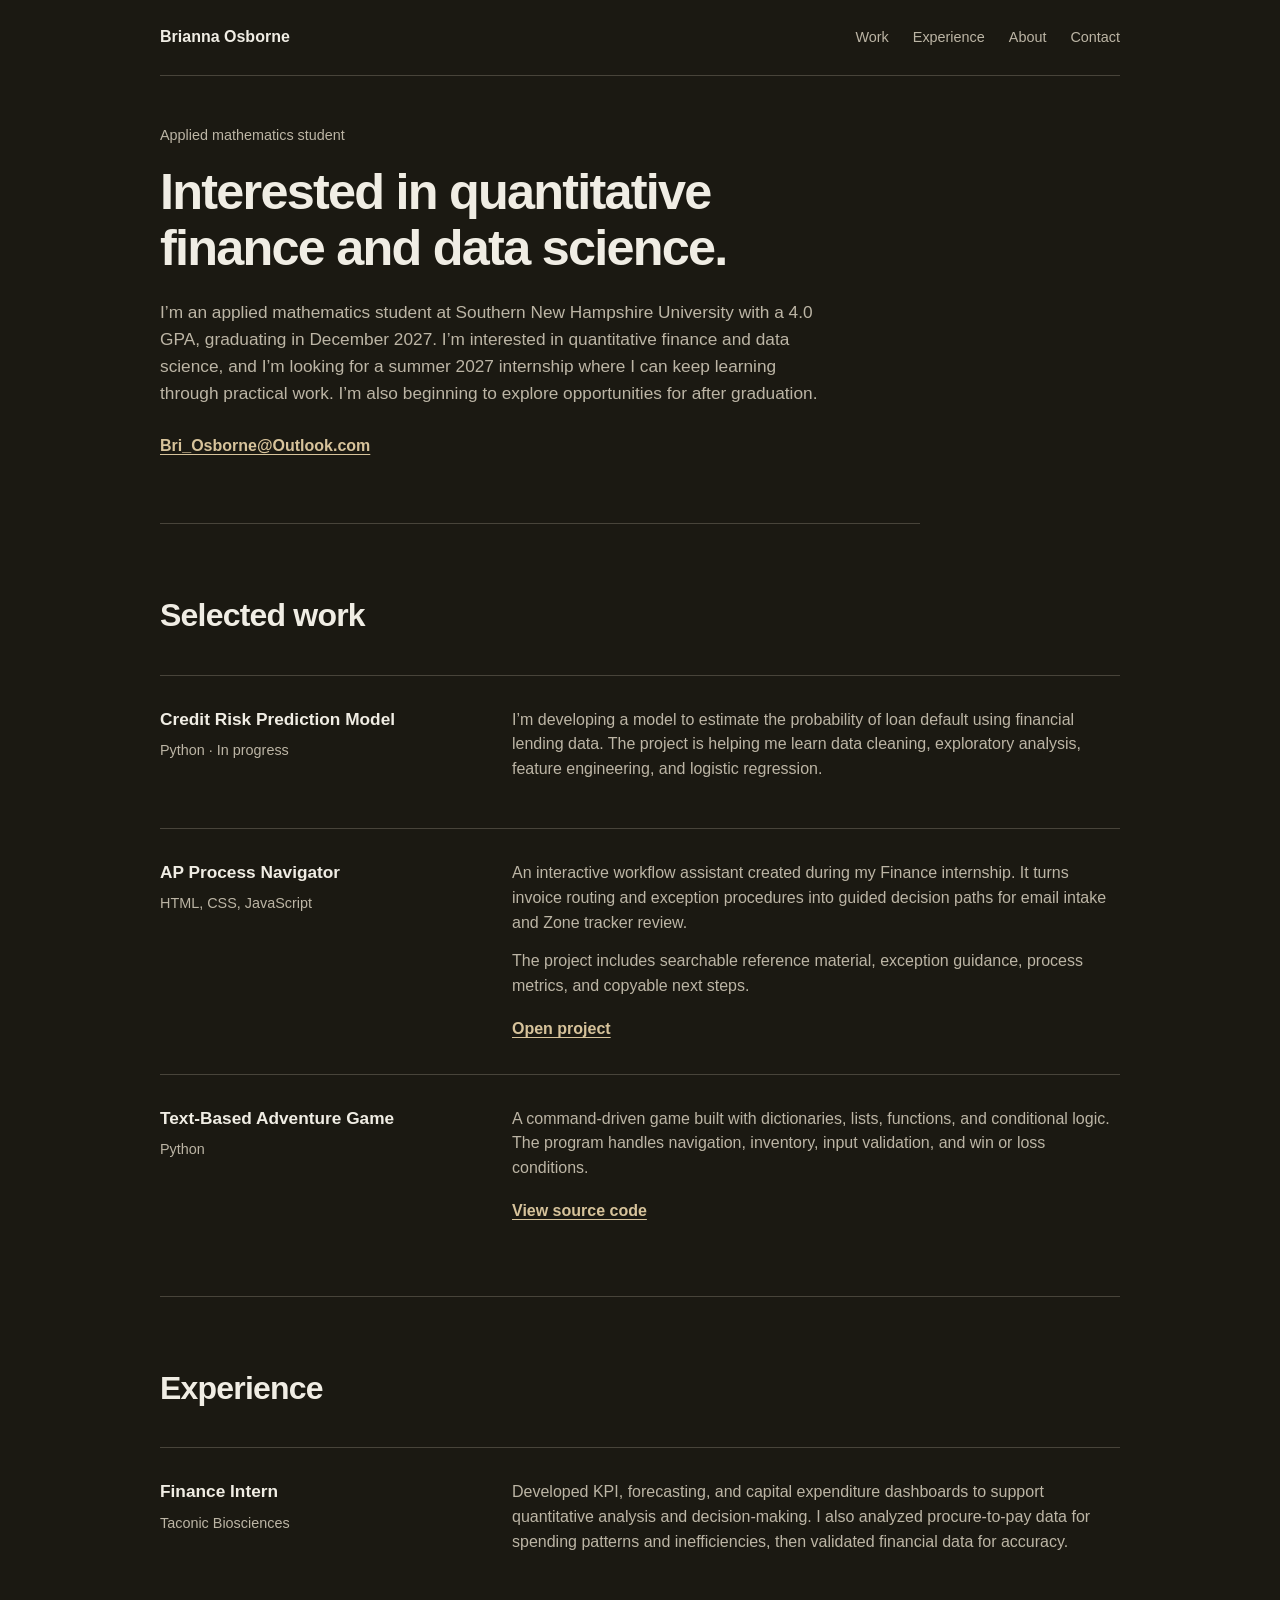
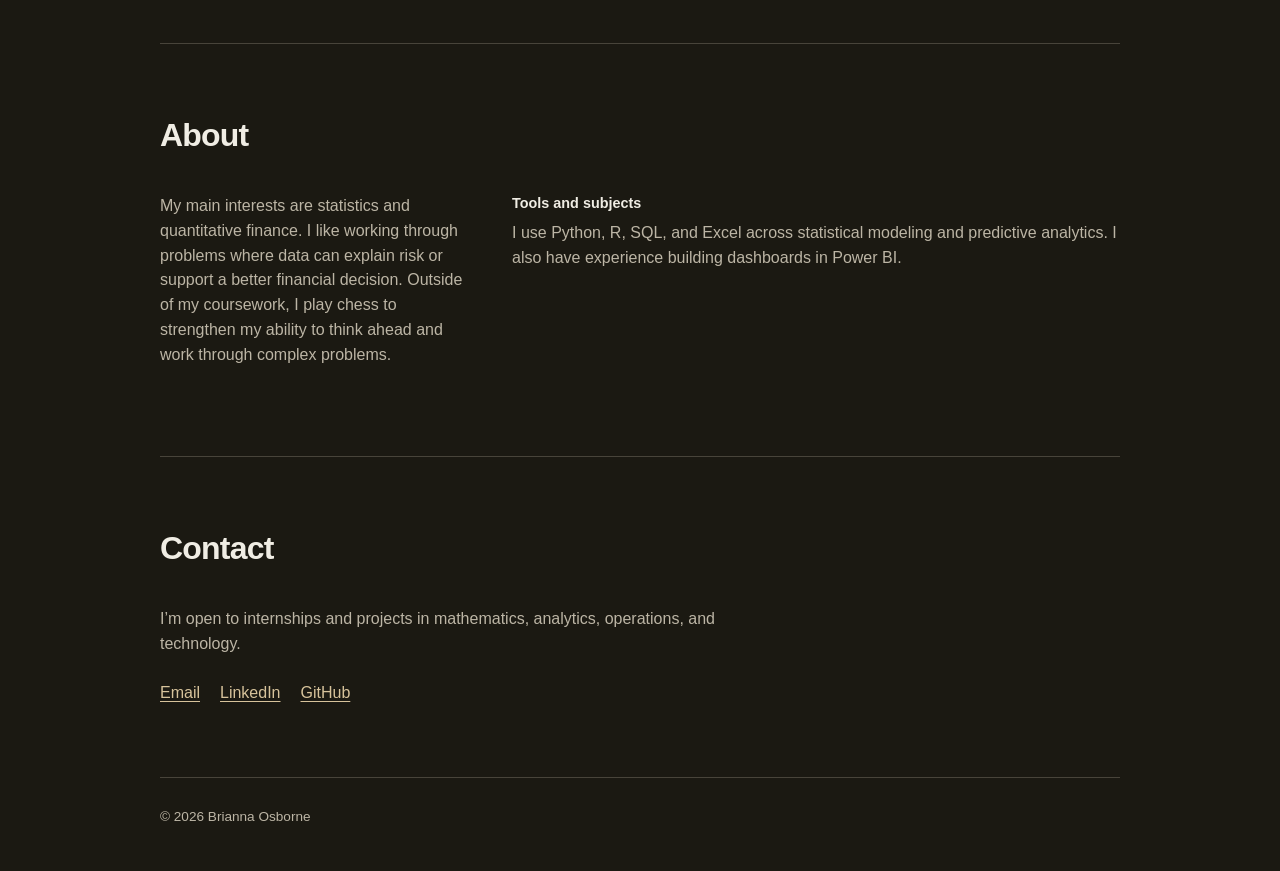
<file: index.html>
<!DOCTYPE html>
<html lang="en">
<head>
  <meta charset="utf-8">
  <meta name="viewport" content="width=device-width, initial-scale=1">
  <meta name="description" content="Brianna Osborne is a mathematics student interested in data analysis, operations, and technology.">
  <title>Brianna Osborne</title>
  <link rel="stylesheet" href="style.css?v=20260904-4">
</head>
<body>
  <header class="site-header">
    <a class="name" href="#top">Brianna Osborne</a>
    <nav aria-label="Primary navigation">
      <a href="#work">Work</a>
      <a href="#experience">Experience</a>
      <a href="#about">About</a>
      <a href="#contact">Contact</a>
    </nav>
  </header>

  <main id="top">
    <section class="intro" aria-labelledby="intro-title">
      <p class="role">Applied mathematics student</p>
      <h1 id="intro-title">Interested in quantitative finance and data science.</h1>
      <p class="lede">I’m an applied mathematics student at Southern New Hampshire University with a 4.0 GPA, graduating in December 2027. I’m interested in quantitative finance and data science, and I’m looking for a summer 2027 internship where I can keep learning through practical work. I’m also beginning to explore opportunities for after graduation.</p>
      <a class="contact-link" href="mailto:Bri_Osborne@Outlook.com">Bri_Osborne@Outlook.com</a>
    </section>

    <section id="work" aria-labelledby="work-title">
      <h2 id="work-title">Selected work</h2>

      <article class="project">
        <div class="project-heading">
          <h3>Credit Risk Prediction Model</h3>
          <p>Python · In progress</p>
        </div>
        <div class="project-body">
          <p>I’m developing a model to estimate the probability of loan default using financial lending data. The project is helping me learn data cleaning, exploratory analysis, feature engineering, and logistic regression.</p>
        </div>
      </article>

      <article class="project">
        <div class="project-heading">
          <h3>AP Process Navigator</h3>
          <p>HTML, CSS, JavaScript</p>
        </div>
        <div class="project-body">
          <p>An interactive workflow assistant created during my Finance internship. It turns invoice routing and exception procedures into guided decision paths for email intake and Zone tracker review.</p>
          <p>The project includes searchable reference material, exception guidance, process metrics, and copyable next steps.</p>
          <a href="projects/ap-process-navigator/index.html">Open project</a>
        </div>
      </article>

      <article class="project">
        <div class="project-heading">
          <h3>Text-Based Adventure Game</h3>
          <p>Python</p>
        </div>
        <div class="project-body">
          <p>A command-driven game built with dictionaries, lists, functions, and conditional logic. The program handles navigation, inventory, input validation, and win or loss conditions.</p>
          <a href="projects/TextBasedGame.py">View source code</a>
        </div>
      </article>
    </section>

    <section id="experience" aria-labelledby="experience-title">
      <h2 id="experience-title">Experience</h2>
      <article class="experience">
        <div>
          <h3>Finance Intern</h3>
          <p>Taconic Biosciences</p>
        </div>
        <p>Developed KPI, forecasting, and capital expenditure dashboards to support quantitative analysis and decision-making. I also analyzed procure-to-pay data for spending patterns and inefficiencies, then validated financial data for accuracy.</p>
      </article>
    </section>

    <section id="about" aria-labelledby="about-title">
      <h2 id="about-title">About</h2>
      <div class="about-grid">
        <p>My main interests are statistics and quantitative finance. I like working through problems where data can explain risk or support a better financial decision. Outside of my coursework, I play chess to strengthen my ability to think ahead and work through complex problems.</p>
        <div>
          <h3>Tools and subjects</h3>
          <p>I use Python, R, SQL, and Excel across statistical modeling and predictive analytics. I also have experience building dashboards in Power BI.</p>
        </div>
      </div>
    </section>

    <section id="contact" class="contact" aria-labelledby="contact-title">
      <h2 id="contact-title">Contact</h2>
      <p>I’m open to internships and projects in mathematics, analytics, operations, and technology.</p>
      <div class="links">
        <a href="mailto:Bri_Osborne@Outlook.com">Email</a>
        <a href="https://www.linkedin.com/in/briannaosborne/">LinkedIn</a>
        <a href="https://github.com/BriOsborne">GitHub</a>
      </div>
    </section>
  </main>

  <footer>
    <p>© 2026 Brianna Osborne</p>
  </footer>
</body>
</html>
</file>
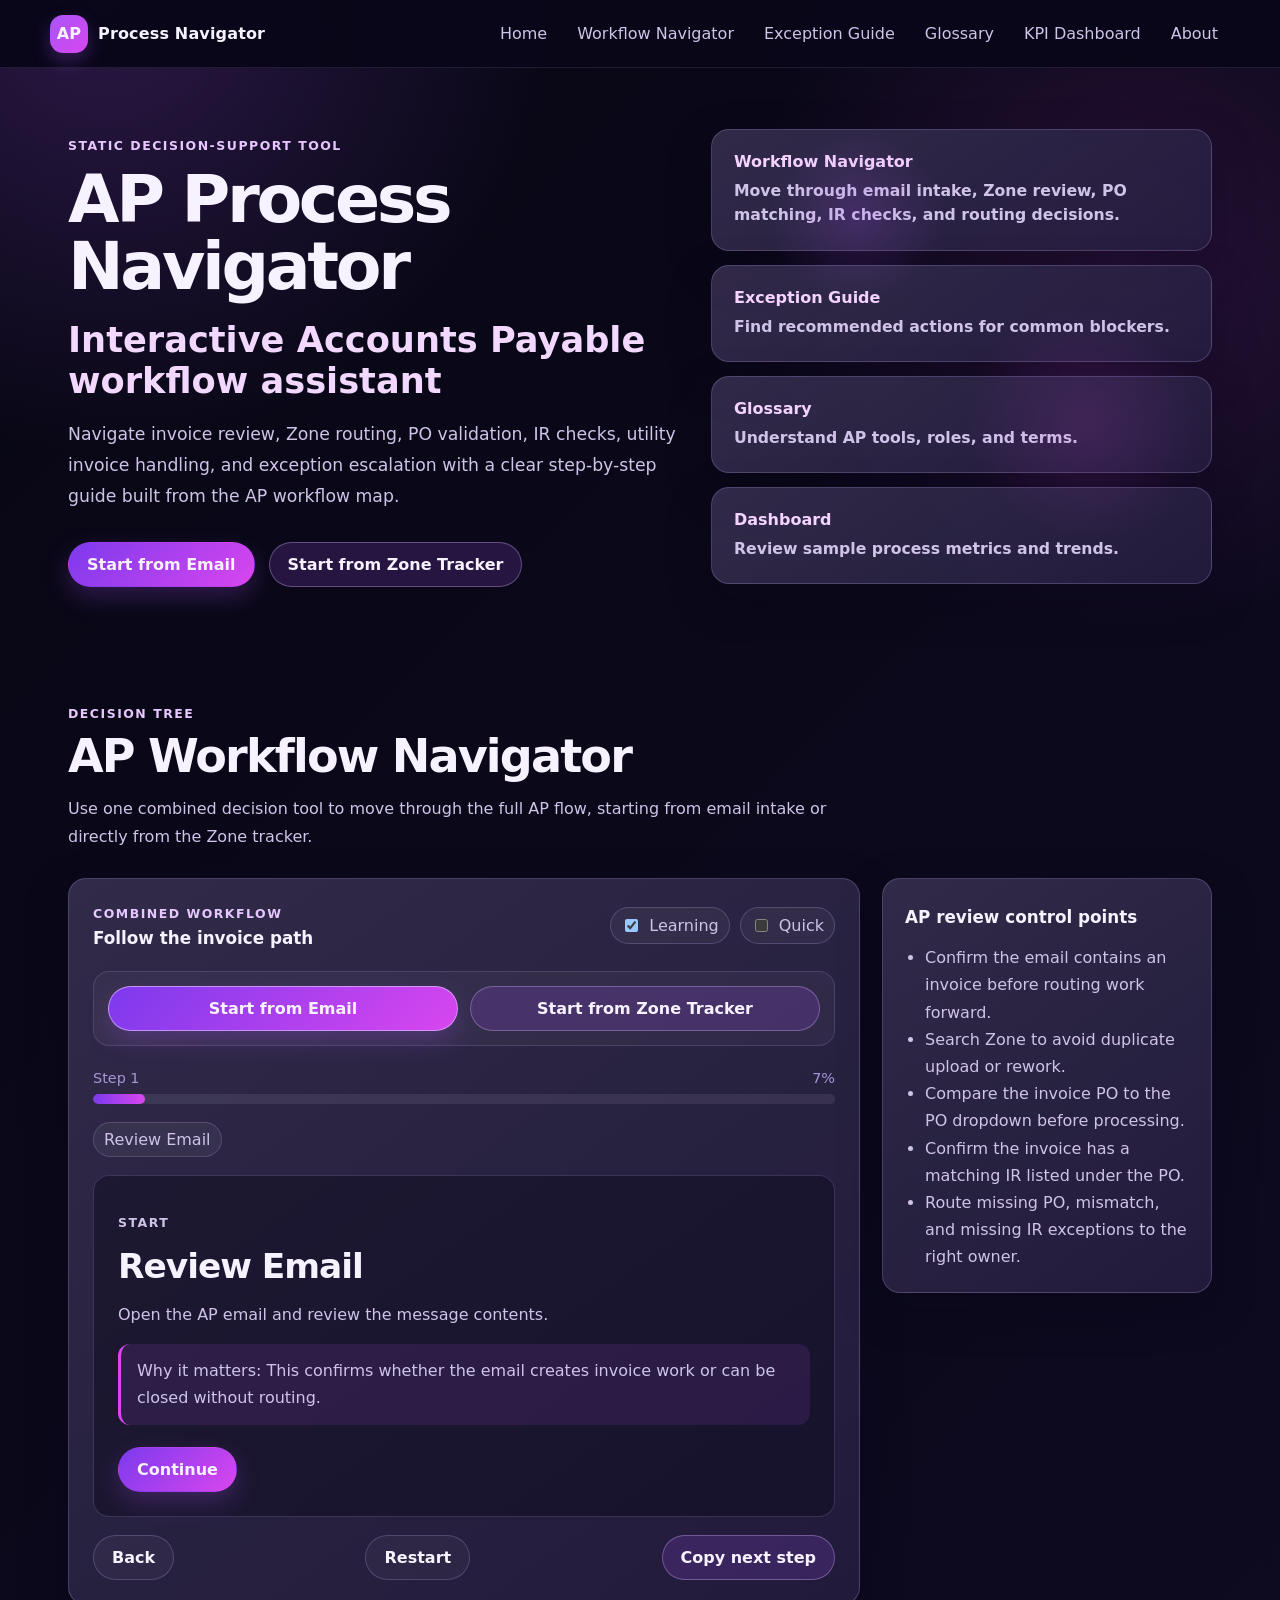
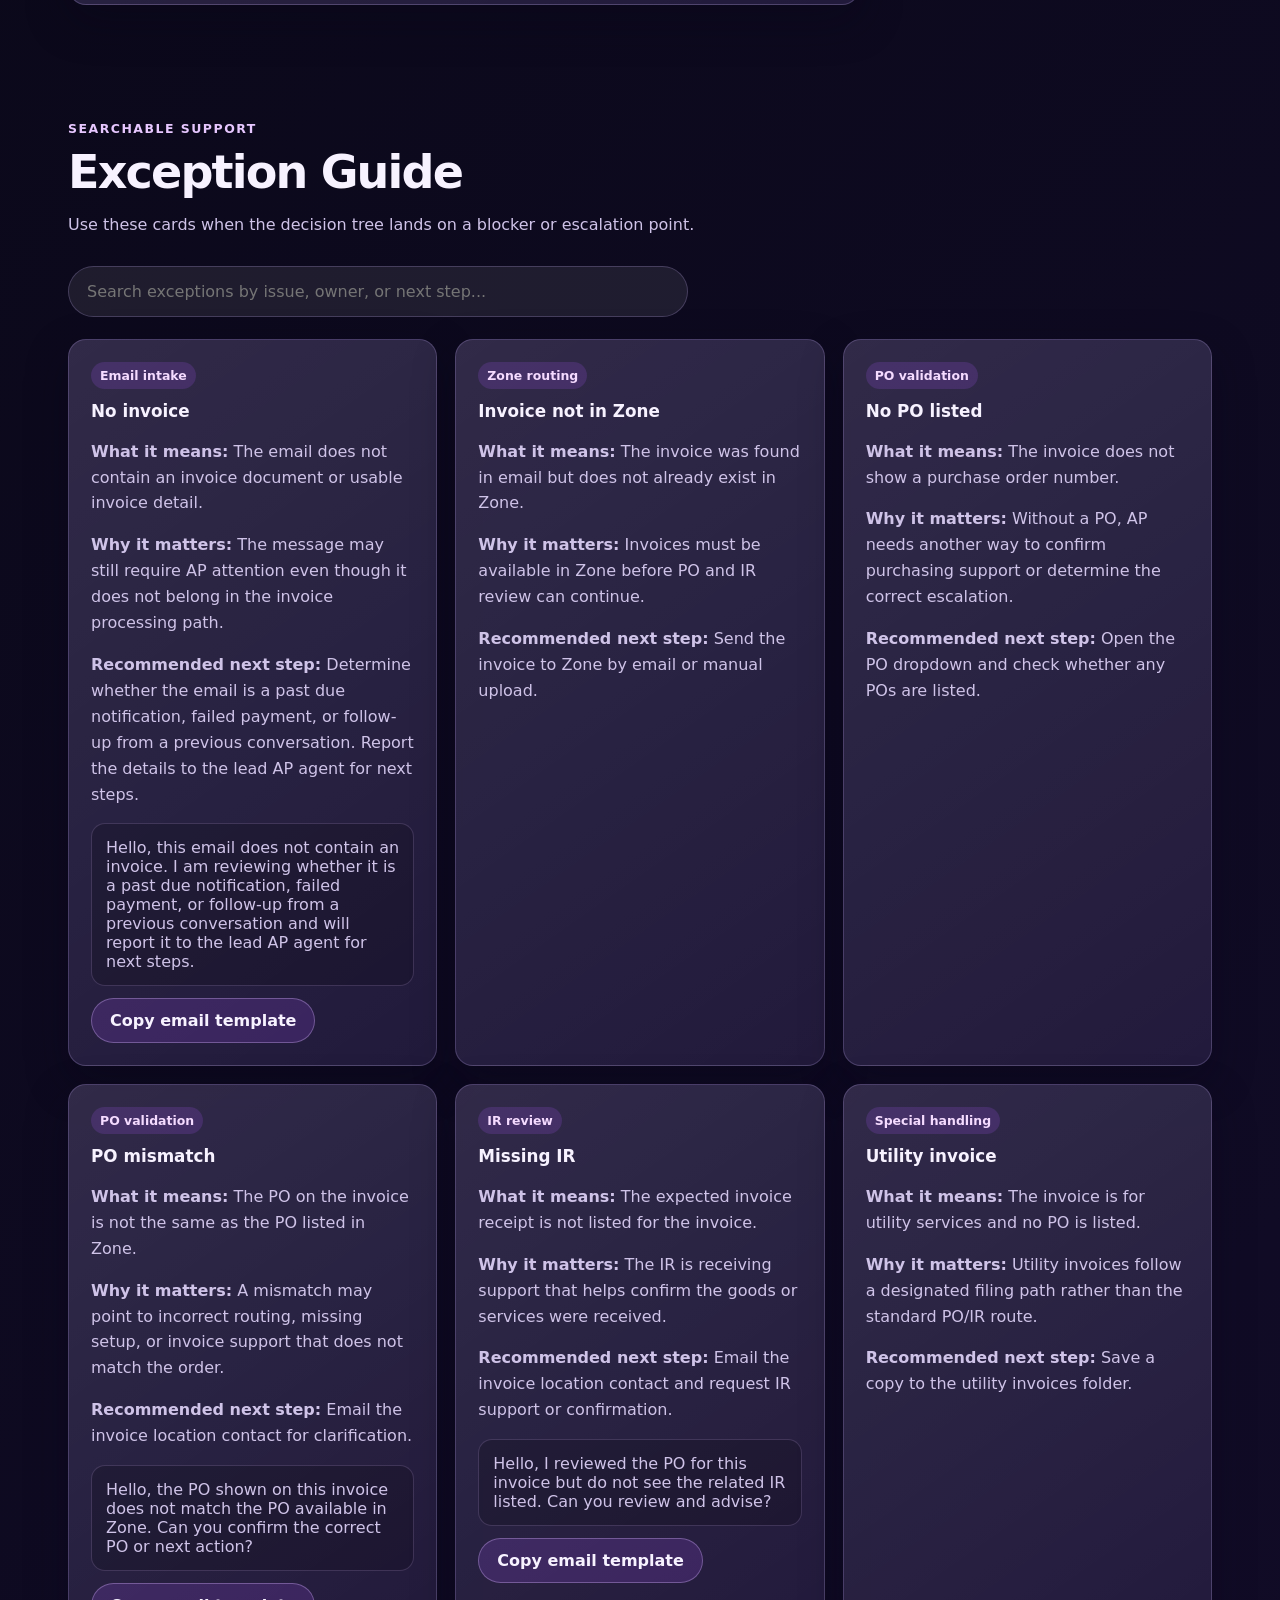
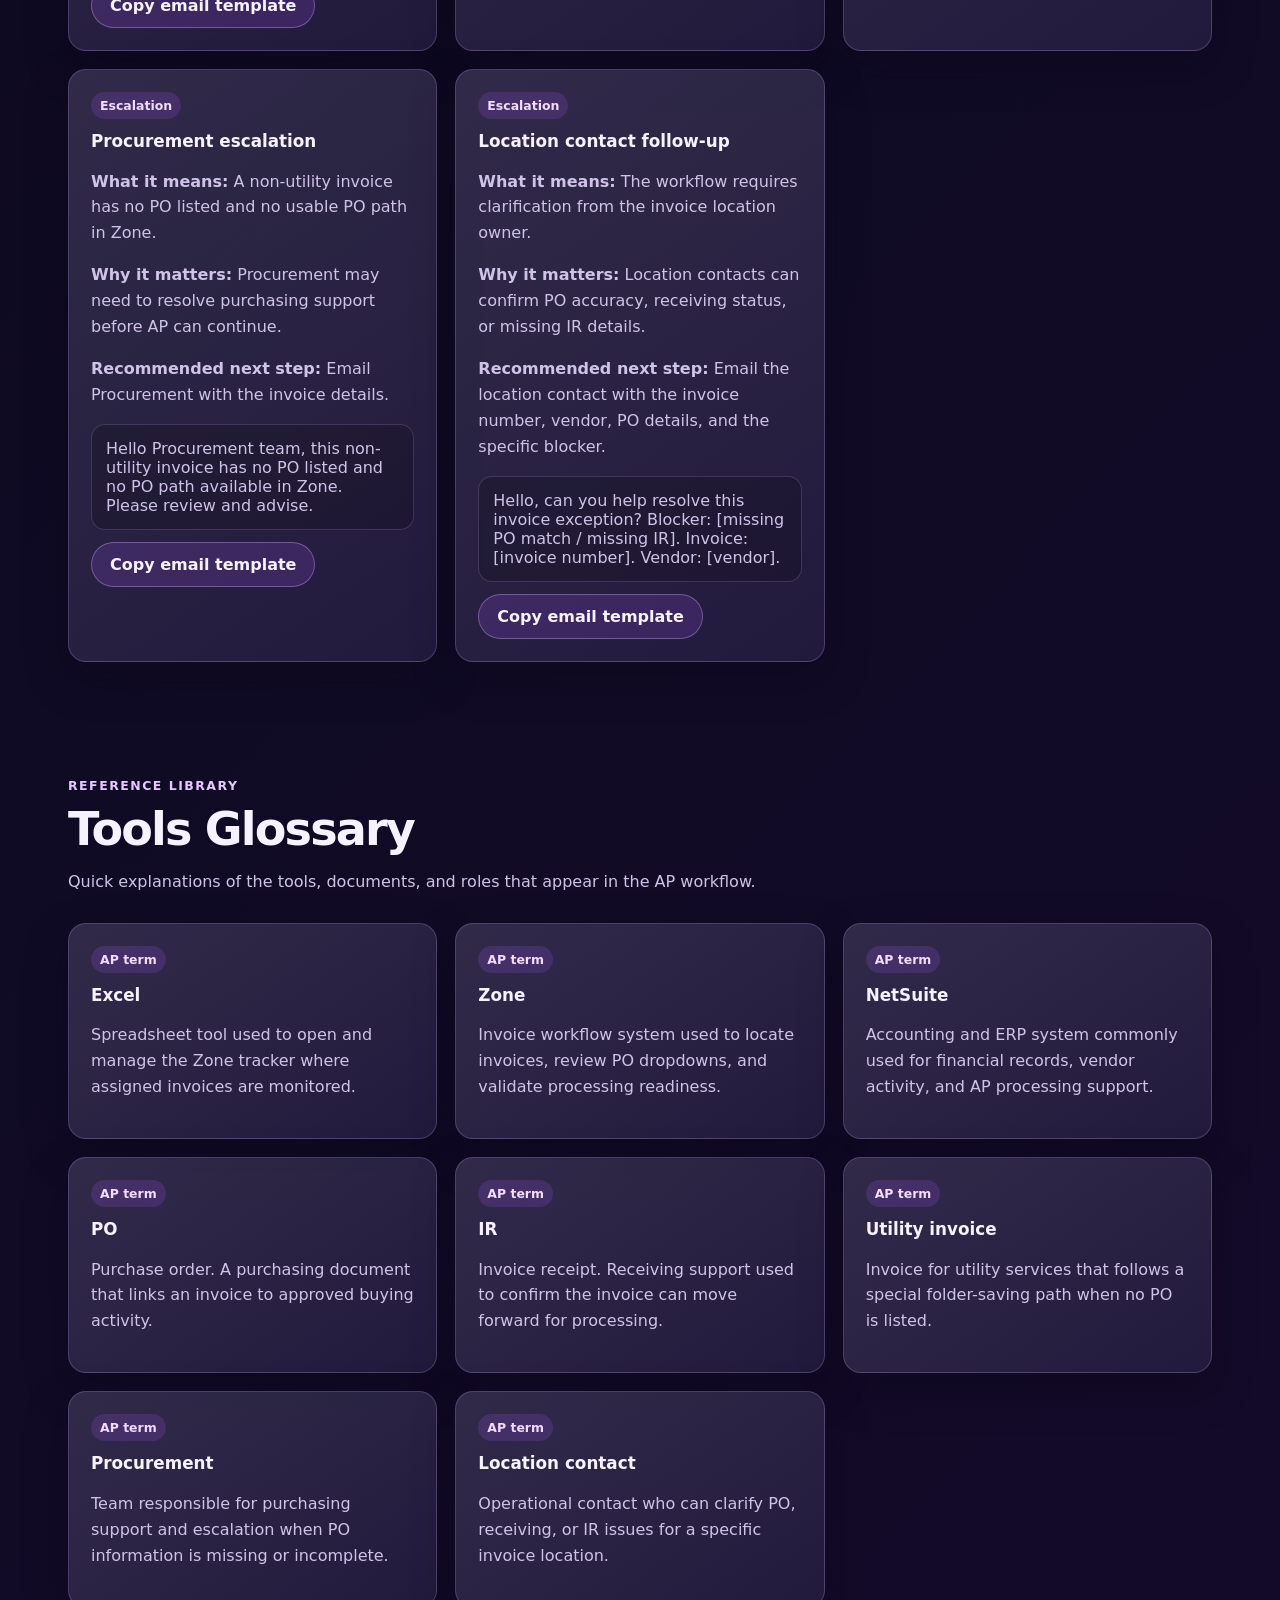
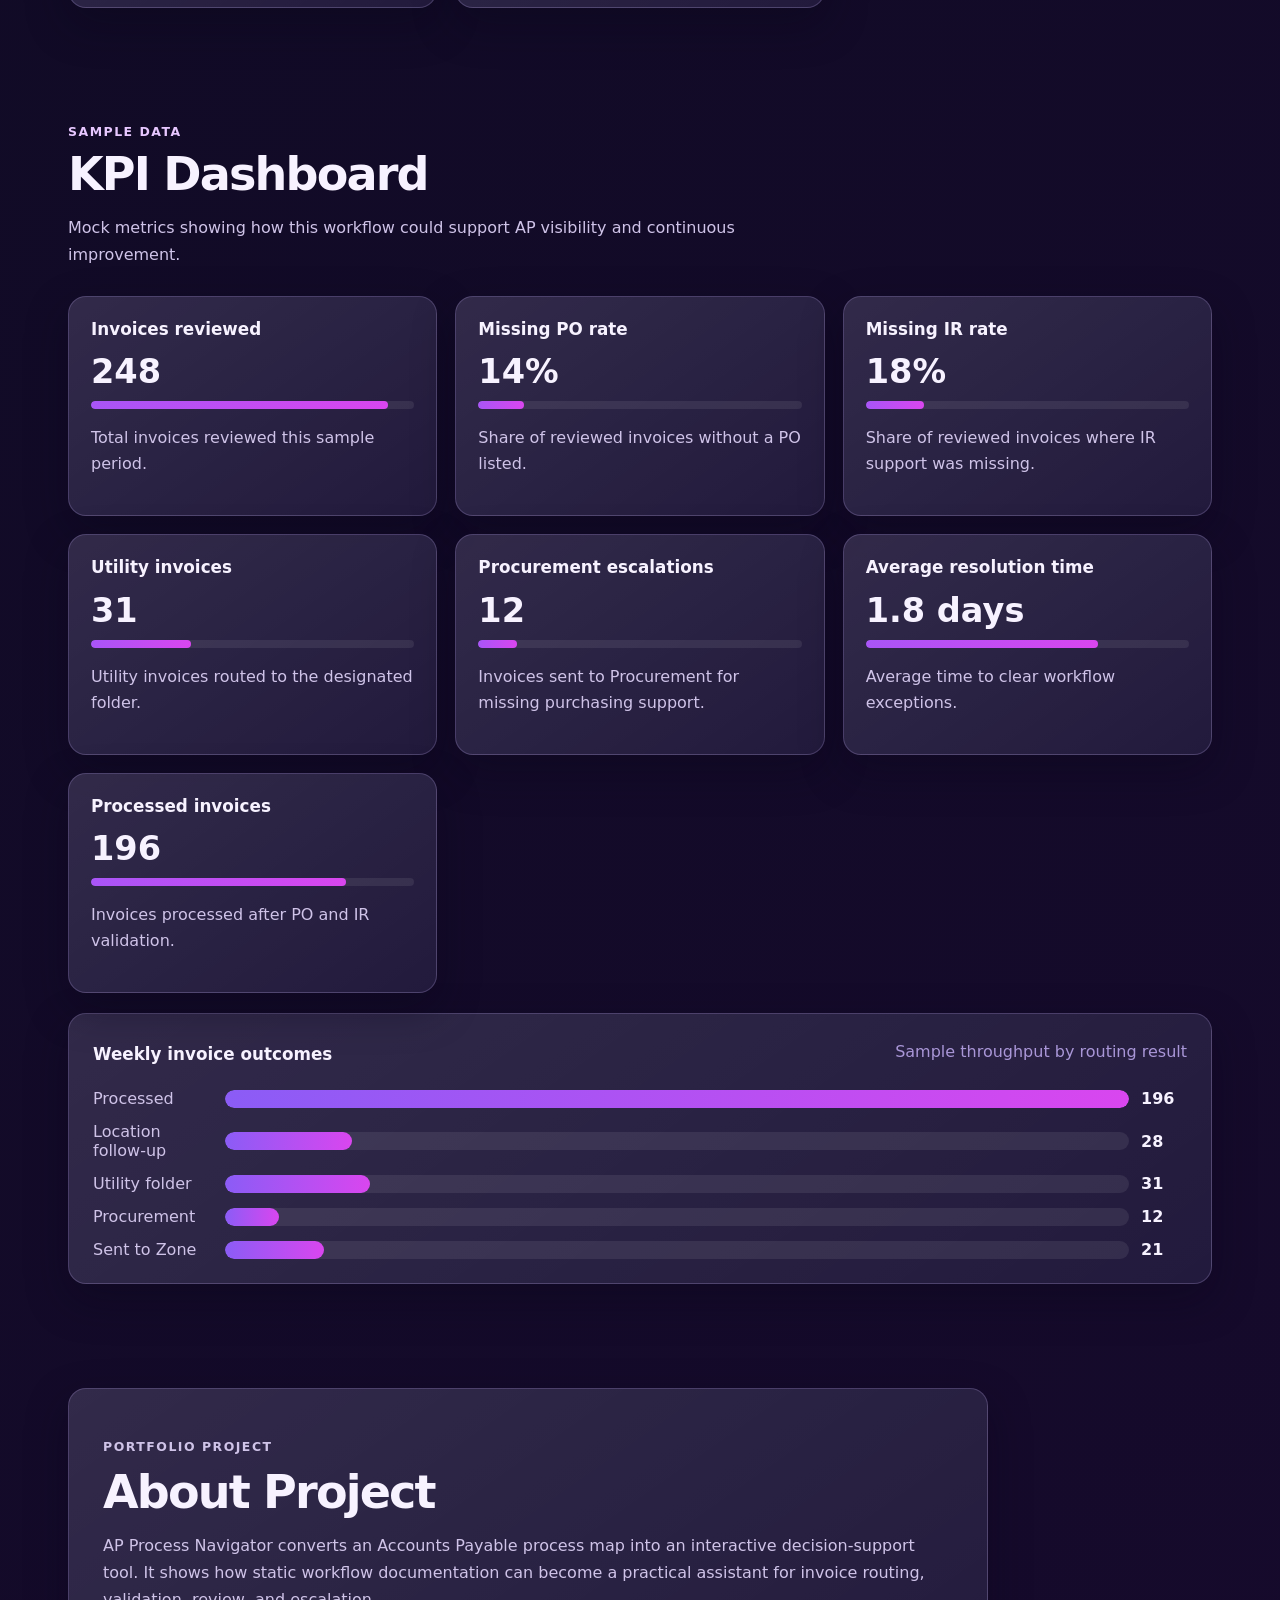
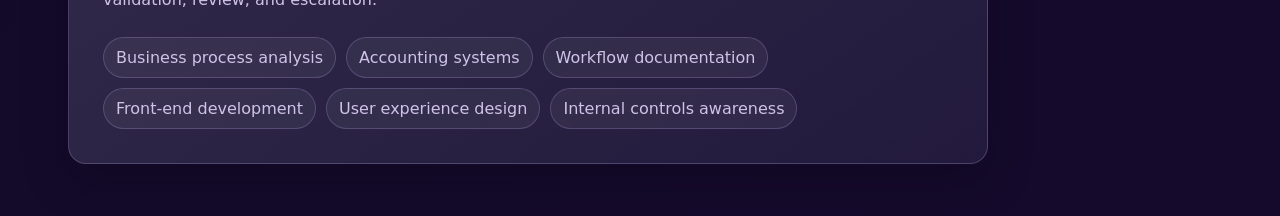
<file: projects/ap-process-navigator/index.html>
<!DOCTYPE html>
<html lang="en">
  <head>
    <meta charset="UTF-8" />
    <meta name="viewport" content="width=device-width, initial-scale=1.0" />
    <title>AP Process Navigator</title>
    <link rel="stylesheet" href="styles.css" />
  </head>
  <body>
    <header class="site-header">
      <nav class="nav-shell" aria-label="Primary navigation">
        <a class="brand" href="#home" aria-label="AP Process Navigator home">
          <span class="brand-mark">AP</span>
          <span>Process Navigator</span>
        </a>
        <button class="nav-toggle" type="button" aria-expanded="false" aria-controls="navLinks">
          <span></span>
          <span></span>
          <span></span>
        </button>
        <div class="nav-links" id="navLinks">
          <a href="#home">Home</a>
          <a href="#workflow">Workflow Navigator</a>
          <a href="#exceptions">Exception Guide</a>
          <a href="#glossary">Glossary</a>
          <a href="#dashboard">KPI Dashboard</a>
          <a href="#about">About</a>
        </div>
      </nav>
    </header>

    <main>
      <section class="hero section" id="home">
        <div class="hero-glow hero-glow-one"></div>
        <div class="hero-glow hero-glow-two"></div>
        <div class="hero-content">
          <p class="eyebrow">Static decision-support tool</p>
          <h1>AP Process Navigator</h1>
          <p class="subtitle">Interactive Accounts Payable workflow assistant</p>
          <p class="hero-copy">
            Navigate invoice review, Zone routing, PO validation, IR checks, utility invoice handling, and
            exception escalation with a clear step-by-step guide built from the AP workflow map.
          </p>
          <div class="hero-actions">
            <a class="button primary" href="#workflow" data-workflow="ap" data-start-node="reviewEmail">Start from Email</a>
            <a class="button secondary" href="#workflow" data-workflow="ap" data-start-node="openTracker">Start from Zone Tracker</a>
          </div>
        </div>

        <div class="quick-links" aria-label="Workflow shortcut cards">
          <a class="glass-card shortcut-card" href="#workflow">
            <span>Workflow Navigator</span>
            <strong>Move through email intake, Zone review, PO matching, IR checks, and routing decisions.</strong>
          </a>
          <a class="glass-card shortcut-card" href="#exceptions">
            <span>Exception Guide</span>
            <strong>Find recommended actions for common blockers.</strong>
          </a>
          <a class="glass-card shortcut-card" href="#glossary">
            <span>Glossary</span>
            <strong>Understand AP tools, roles, and terms.</strong>
          </a>
          <a class="glass-card shortcut-card" href="#dashboard">
            <span>Dashboard</span>
            <strong>Review sample process metrics and trends.</strong>
          </a>
        </div>
      </section>

      <section class="section workflow-section" id="workflow">
        <div class="section-heading">
          <p class="eyebrow">Decision tree</p>
          <h2>AP Workflow Navigator</h2>
          <p>Use one combined decision tool to move through the full AP flow, starting from email intake or directly from the Zone tracker.</p>
        </div>
        <div class="workflow-grid">
          <article class="glass-card workflow-card" data-workflow="ap">
            <div class="workflow-toolbar">
              <div>
                <span class="small-label">Combined workflow</span>
                <h3>Follow the invoice path</h3>
              </div>
              <div class="toggle-group" aria-label="Workflow display modes">
                <label><input type="checkbox" data-toggle="learning" data-workflow-toggle="ap" checked /> Learning</label>
                <label><input type="checkbox" data-toggle="quick" data-workflow-toggle="ap" /> Quick</label>
              </div>
            </div>
            <div class="start-selector" aria-label="Workflow start options">
              <button class="button primary is-active" type="button" data-workflow="ap" data-start-node="reviewEmail">Start from Email</button>
              <button class="button secondary" type="button" data-workflow="ap" data-start-node="openTracker">Start from Zone Tracker</button>
            </div>
            <div class="progress-wrap">
              <div class="progress-meta">
                <span data-progress-label="ap">Step 1</span>
                <span data-progress-percent="ap">0%</span>
              </div>
              <div class="progress-track"><span data-progress-bar="ap"></span></div>
            </div>
            <div class="breadcrumb" data-breadcrumb="ap"></div>
            <div class="step-card">
              <p class="step-type" data-step-type="ap"></p>
              <h3 data-step-title="ap"></h3>
              <p data-step-body="ap"></p>
              <p class="learning-note" data-learning-note="ap"></p>
              <div class="decision-actions" data-actions="ap"></div>
            </div>
            <div class="workflow-footer">
              <button class="button ghost" type="button" data-back="ap">Back</button>
              <button class="button ghost" type="button" data-restart="ap">Restart</button>
              <button class="button secondary" type="button" data-copy="ap">Copy next step</button>
            </div>
          </article>
          <aside class="workflow-aside glass-card">
            <h3>AP review control points</h3>
            <ul>
              <li>Confirm the email contains an invoice before routing work forward.</li>
              <li>Search Zone to avoid duplicate upload or rework.</li>
              <li>Compare the invoice PO to the PO dropdown before processing.</li>
              <li>Confirm the invoice has a matching IR listed under the PO.</li>
              <li>Route missing PO, mismatch, and missing IR exceptions to the right owner.</li>
            </ul>
          </aside>
        </div>
      </section>

      <section class="section" id="exceptions">
        <div class="section-heading">
          <p class="eyebrow">Searchable support</p>
          <h2>Exception Guide</h2>
          <p>Use these cards when the decision tree lands on a blocker or escalation point.</p>
        </div>
        <div class="search-shell">
          <input id="exceptionSearch" type="search" placeholder="Search exceptions by issue, owner, or next step..." />
        </div>
        <div class="card-grid" id="exceptionGrid"></div>
      </section>

      <section class="section" id="glossary">
        <div class="section-heading">
          <p class="eyebrow">Reference library</p>
          <h2>Tools Glossary</h2>
          <p>Quick explanations of the tools, documents, and roles that appear in the AP workflow.</p>
        </div>
        <div class="card-grid" id="glossaryGrid"></div>
      </section>

      <section class="section dashboard-section" id="dashboard">
        <div class="section-heading">
          <p class="eyebrow">Sample data</p>
          <h2>KPI Dashboard</h2>
          <p>Mock metrics showing how this workflow could support AP visibility and continuous improvement.</p>
        </div>
        <div class="metric-grid" id="metricGrid"></div>
        <div class="glass-card chart-panel">
          <div class="chart-heading">
            <h3>Weekly invoice outcomes</h3>
            <p>Sample throughput by routing result</p>
          </div>
          <div class="bar-chart" id="barChart" aria-label="Weekly invoice outcomes chart"></div>
        </div>
      </section>

      <section class="section about-section" id="about">
        <div class="glass-card about-card">
          <p class="eyebrow">Portfolio project</p>
          <h2>About Project</h2>
          <p>
            AP Process Navigator converts an Accounts Payable process map into an interactive decision-support
            tool. It shows how static workflow documentation can become a practical assistant for invoice routing,
            validation, review, and escalation.
          </p>
          <div class="about-pill-grid">
            <span>Business process analysis</span>
            <span>Accounting systems</span>
            <span>Workflow documentation</span>
            <span>Front-end development</span>
            <span>User experience design</span>
            <span>Internal controls awareness</span>
          </div>
        </div>
      </section>
    </main>

    <div class="toast" id="toast" role="status" aria-live="polite"></div>
    <script src="script.js"></script>
  </body>
</html>
</file>
<file: style.css>
:root {
  --background: #1b1912;
  --text: #f0ede4;
  --muted: #bcb5a5;
  --line: #48443a;
  --accent: #d7c39b;
}

* {
  box-sizing: border-box;
}

html {
  scroll-behavior: smooth;
}

body {
  margin: 0;
  background: var(--background);
  color: var(--text);
  font-family: Arial, Helvetica, sans-serif;
  font-size: 16px;
  line-height: 1.55;
}

a {
  color: var(--accent);
  text-underline-offset: 0.2em;
  text-decoration-thickness: 1px;
}

a:hover,
a:focus-visible {
  color: var(--text);
}

.site-header,
main,
footer {
  width: min(960px, calc(100% - 48px));
  margin-inline: auto;
}

.site-header {
  min-height: 76px;
  display: flex;
  align-items: center;
  justify-content: space-between;
  gap: 32px;
  border-bottom: 1px solid var(--line);
}

.name {
  color: var(--text);
  font-weight: 700;
  text-decoration: none;
}

nav {
  display: flex;
  flex-wrap: wrap;
  gap: 24px;
}

nav a {
  color: var(--muted);
  font-size: 0.9rem;
  text-decoration: none;
}

main > section {
  padding: 72px 0;
  border-bottom: 1px solid var(--line);
  scroll-margin-top: 24px;
}

.intro {
  max-width: 760px;
  padding-top: 48px;
  padding-bottom: 64px;
}

.role {
  margin: 0 0 18px;
  color: var(--muted);
  font-size: 0.9rem;
}

h1,
h2,
h3,
p {
  margin-top: 0;
}

h1 {
  max-width: 650px;
  margin-bottom: 24px;
  font-size: clamp(2rem, 4.5vw, 3.15rem);
  font-weight: 600;
  letter-spacing: -0.035em;
  line-height: 1.1;
}

h2 {
  margin-bottom: 40px;
  font-size: clamp(1.5rem, 3vw, 2rem);
  font-weight: 600;
  letter-spacing: -0.025em;
  line-height: 1.2;
}

h3 {
  margin-bottom: 8px;
  font-size: 1.08rem;
  line-height: 1.35;
}

.lede {
  max-width: 660px;
  margin-bottom: 28px;
  color: var(--muted);
  font-size: 1.08rem;
}

.contact-link {
  font-weight: 600;
}

.project,
.experience,
.about-grid {
  display: grid;
  grid-template-columns: minmax(180px, 0.75fr) minmax(0, 1.5fr);
  gap: 48px;
}

.project {
  padding: 32px 0;
  border-top: 1px solid var(--line);
}

.project:last-child {
  padding-bottom: 0;
}

.project-heading p,
.experience div p,
.project-body p,
.about-grid p,
.contact > p {
  color: var(--muted);
}

.project-heading p,
.experience div p {
  margin-bottom: 0;
  font-size: 0.9rem;
}

.project-body p {
  margin-bottom: 14px;
}

.project-body a {
  display: inline-block;
  margin-top: 4px;
  font-weight: 600;
}

.experience {
  padding-top: 32px;
  border-top: 1px solid var(--line);
}

.experience > p {
  max-width: 590px;
  color: var(--muted);
}

.about-grid h3 {
  font-size: 0.9rem;
}

.contact > p {
  max-width: 580px;
}

.links {
  display: flex;
  gap: 20px;
  margin-top: 24px;
}

footer {
  padding: 28px 0 44px;
  color: var(--muted);
  font-size: 0.85rem;
}

footer p {
  margin: 0;
}

@media (max-width: 680px) {
  .site-header,
  main,
  footer {
    width: min(100% - 32px, 960px);
  }

  .site-header {
    align-items: flex-start;
    flex-direction: column;
    gap: 14px;
    padding: 20px 0;
  }

  nav {
    gap: 10px 18px;
  }

  main > section {
    padding: 52px 0;
  }

  .intro {
    padding-top: 44px;
    padding-bottom: 48px;
  }

  h1 {
    font-size: clamp(2rem, 9vw, 2.65rem);
  }

  h2 {
    margin-bottom: 28px;
  }

  .project,
  .experience,
  .about-grid {
    grid-template-columns: 1fr;
    gap: 18px;
  }

  .links {
    flex-wrap: wrap;
  }
}

@media (prefers-reduced-motion: reduce) {
  html {
    scroll-behavior: auto;
  }
}
</file>
<file: projects/ap-process-navigator/styles.css>
:root {
  color-scheme: dark;
  --bg: #080714;
  --panel: rgba(31, 24, 58, 0.72);
  --panel-strong: rgba(45, 33, 82, 0.88);
  --border: rgba(206, 184, 255, 0.22);
  --text: #f7f2ff;
  --muted: #cfc3e8;
  --soft: #a996d7;
  --accent: #a855f7;
  --accent-2: #7c3aed;
  --accent-3: #d946ef;
  --success: #6ee7b7;
  --warning: #fbbf24;
  --danger: #fb7185;
  --shadow: 0 16px 42px rgba(9, 5, 24, 0.34);
  --radius: 18px;
  --transition: 160ms ease;
  font-family: Inter, ui-sans-serif, system-ui, -apple-system, BlinkMacSystemFont, "Segoe UI", sans-serif;
}

* {
  box-sizing: border-box;
}

html {
  scroll-behavior: smooth;
}

body {
  min-height: 100vh;
  margin: 0;
  background:
    radial-gradient(circle at 8% 0%, rgba(168, 85, 247, 0.22), transparent 28rem),
    radial-gradient(circle at 88% 4%, rgba(217, 70, 239, 0.14), transparent 24rem),
    linear-gradient(135deg, #080714 0%, #100b25 52%, #160a2c 100%);
  color: var(--text);
}

body::before {
  content: none;
}

a {
  color: inherit;
  text-decoration: none;
}

button,
input {
  font: inherit;
}

.site-header {
  position: sticky;
  top: 0;
  z-index: 20;
  padding: 14px 18px;
  background: rgba(9, 7, 24, 0.96);
  border-bottom: 1px solid rgba(206, 184, 255, 0.12);
}

.nav-shell {
  display: flex;
  align-items: center;
  justify-content: space-between;
  max-width: 1180px;
  margin: 0 auto;
  gap: 18px;
}

.brand {
  display: inline-flex;
  align-items: center;
  gap: 10px;
  font-weight: 800;
  letter-spacing: 0.01em;
}

.brand-mark {
  display: grid;
  width: 38px;
  height: 38px;
  place-items: center;
  border-radius: 13px;
  background: linear-gradient(135deg, var(--accent), var(--accent-3));
  box-shadow: 0 8px 18px rgba(168, 85, 247, 0.28);
}

.nav-links {
  display: flex;
  flex-wrap: wrap;
  align-items: center;
  justify-content: flex-end;
  gap: 6px;
}

.nav-links a {
  padding: 10px 12px;
  color: var(--muted);
  border-radius: 999px;
  transition: color var(--transition), background var(--transition), border-color var(--transition);
}

.nav-links a:hover,
.nav-links a:focus-visible {
  color: var(--text);
  background: rgba(168, 85, 247, 0.18);
}

.nav-toggle {
  display: none;
  width: 42px;
  height: 42px;
  padding: 10px;
  border: 1px solid var(--border);
  border-radius: 12px;
  background: rgba(255, 255, 255, 0.06);
  cursor: pointer;
}

.nav-toggle span {
  display: block;
  height: 2px;
  margin: 5px 0;
  background: var(--text);
  border-radius: 999px;
}

.section {
  max-width: 1180px;
  margin: 0 auto;
  padding: 52px 18px;
}

.hero {
  position: relative;
  display: grid;
  grid-template-columns: minmax(0, 1fr) minmax(320px, 0.82fr);
  gap: 32px;
  align-items: center;
  min-height: auto;
  padding-top: 58px;
  padding-bottom: 54px;
}

.hero-content {
  position: relative;
}

.hero h1,
.section-heading h2,
.about-card h2 {
  margin: 0;
  line-height: 1;
}

.hero h1 {
  max-width: 760px;
  font-size: clamp(2.1rem, 5.2vw, 4.35rem);
  letter-spacing: -0.05em;
}

.subtitle {
  margin: 20px 0 0;
  color: #f2d8ff;
  font-size: clamp(1.35rem, 3vw, 2.2rem);
  font-weight: 700;
}

.hero-copy {
  max-width: 680px;
  margin: 18px 0 0;
  color: var(--muted);
  font-size: 1.08rem;
  line-height: 1.8;
}

.eyebrow,
.small-label,
.step-type {
  color: #e7c7ff;
  font-size: 0.78rem;
  font-weight: 800;
  letter-spacing: 0.12em;
  text-transform: uppercase;
}

.hero-actions {
  display: flex;
  flex-wrap: wrap;
  gap: 14px;
  margin-top: 30px;
}

.button {
  display: inline-flex;
  align-items: center;
  justify-content: center;
  min-height: 44px;
  padding: 12px 18px;
  border: 1px solid transparent;
  border-radius: 999px;
  color: var(--text);
  cursor: pointer;
  font-weight: 800;
  transition: border-color var(--transition), background var(--transition), box-shadow var(--transition);
}

.button.primary {
  background: linear-gradient(135deg, var(--accent-2), var(--accent-3));
  box-shadow: 0 10px 24px rgba(168, 85, 247, 0.24);
}

.button.secondary {
  border-color: rgba(216, 180, 254, 0.35);
  background: rgba(168, 85, 247, 0.18);
}

.button.ghost {
  border-color: var(--border);
  background: rgba(255, 255, 255, 0.04);
}

.hero-glow {
  position: absolute;
  border-radius: 999px;
  pointer-events: none;
  opacity: 0.55;
}

.hero-glow-one {
  top: 10%;
  right: 24%;
  width: 180px;
  height: 180px;
  background: radial-gradient(circle, rgba(168, 85, 247, 0.34), transparent 68%);
}

.hero-glow-two {
  right: 2%;
  bottom: 17%;
  width: 240px;
  height: 240px;
  background: radial-gradient(circle, rgba(217, 70, 239, 0.24), transparent 70%);
}

.glass-card {
  border: 1px solid var(--border);
  border-radius: var(--radius);
  background:
    linear-gradient(145deg, rgba(255, 255, 255, 0.1), rgba(255, 255, 255, 0.035)),
    rgba(28, 20, 57, 0.86);
  box-shadow: var(--shadow);
}

.quick-links {
  display: grid;
  gap: 14px;
}

.shortcut-card {
  display: block;
  padding: 22px;
  transition: border-color var(--transition), background var(--transition), box-shadow var(--transition);
}

.shortcut-card:hover {
  border-color: rgba(216, 180, 254, 0.52);
  background:
    linear-gradient(145deg, rgba(168, 85, 247, 0.2), rgba(255, 255, 255, 0.055)),
    rgba(34, 23, 70, 0.9);
  box-shadow: 0 18px 38px rgba(12, 7, 30, 0.28);
}

.shortcut-card span {
  display: block;
  color: #f4d3ff;
  font-weight: 800;
}

.shortcut-card strong {
  display: block;
  margin-top: 8px;
  color: var(--muted);
  font-size: 0.98rem;
  line-height: 1.55;
}

.section-heading {
  max-width: 760px;
  margin-bottom: 28px;
}

.section-heading h2,
.about-card h2 {
  font-size: clamp(1.75rem, 3.6vw, 3.1rem);
  letter-spacing: -0.04em;
}

.section-heading p:last-child,
.about-card p {
  color: var(--muted);
  line-height: 1.7;
}

.workflow-grid {
  display: grid;
  grid-template-columns: minmax(0, 1fr) 330px;
  gap: 22px;
  align-items: start;
}

.workflow-card {
  padding: 24px;
}

.workflow-toolbar,
.workflow-footer,
.progress-meta,
.chart-heading {
  display: flex;
  align-items: center;
  justify-content: space-between;
  gap: 18px;
}

.workflow-toolbar h3,
.chart-heading h3,
.workflow-aside h3 {
  margin: 6px 0 0;
}

.workflow-toolbar h3,
.chart-heading h3,
.workflow-aside h3,
.info-card h3,
.metric-card h3 {
  font-size: 1.05rem;
  line-height: 1.28;
}

.toggle-group {
  display: flex;
  flex-wrap: wrap;
  gap: 10px;
}

.toggle-group label {
  display: inline-flex;
  align-items: center;
  gap: 8px;
  padding: 8px 10px;
  border: 1px solid var(--border);
  border-radius: 999px;
  color: var(--muted);
  background: rgba(255, 255, 255, 0.045);
  cursor: pointer;
}

.start-selector {
  display: flex;
  flex-wrap: wrap;
  gap: 12px;
  margin-top: 22px;
  padding: 14px;
  border: 1px solid rgba(216, 180, 254, 0.16);
  border-radius: 16px;
  background: rgba(255, 255, 255, 0.04);
}

.start-selector .button {
  flex: 1 1 210px;
}

.start-selector .button.is-active {
  border-color: rgba(216, 180, 254, 0.72);
  box-shadow: 0 10px 24px rgba(168, 85, 247, 0.24);
}

.progress-wrap {
  margin: 24px 0 14px;
}

.progress-meta {
  color: var(--soft);
  font-size: 0.9rem;
}

.progress-track {
  height: 10px;
  margin-top: 8px;
  overflow: hidden;
  border-radius: 999px;
  background: rgba(255, 255, 255, 0.08);
}

.progress-track span {
  display: block;
  width: 0;
  height: 100%;
  border-radius: inherit;
  background: linear-gradient(90deg, var(--accent-2), var(--accent-3));
  transition: width 180ms ease;
}

.breadcrumb {
  display: flex;
  flex-wrap: wrap;
  gap: 8px;
  min-height: 32px;
  margin: 18px 0;
}

.breadcrumb span {
  max-width: 210px;
  overflow: hidden;
  padding: 7px 10px;
  border: 1px solid rgba(216, 180, 254, 0.2);
  border-radius: 999px;
  color: var(--muted);
  text-overflow: ellipsis;
  white-space: nowrap;
  background: rgba(255, 255, 255, 0.05);
}

.step-card {
  min-height: 280px;
  padding: 24px;
  border: 1px solid rgba(216, 180, 254, 0.18);
  border-radius: 16px;
  background: rgba(12, 9, 28, 0.45);
}

.step-card.is-final {
  border-color: rgba(110, 231, 183, 0.45);
  background:
    linear-gradient(145deg, rgba(16, 185, 129, 0.16), rgba(168, 85, 247, 0.08)),
    rgba(12, 9, 28, 0.52);
}

.step-card h3 {
  margin: 10px 0;
  font-size: clamp(1.35rem, 2.8vw, 2.15rem);
  letter-spacing: -0.03em;
}

.step-card p {
  color: var(--muted);
  line-height: 1.65;
}

.learning-note {
  padding: 14px 16px;
  border-left: 3px solid var(--accent-3);
  border-radius: 12px;
  background: rgba(168, 85, 247, 0.12);
}

.decision-actions {
  display: flex;
  flex-wrap: wrap;
  gap: 12px;
  margin-top: 22px;
}

.workflow-footer {
  flex-wrap: wrap;
  margin-top: 18px;
}

.workflow-aside {
  padding: 22px;
}

.workflow-aside ul {
  margin: 16px 0 0;
  padding-left: 20px;
  color: var(--muted);
  line-height: 1.7;
}

.search-shell {
  max-width: 620px;
  margin-bottom: 22px;
}

.search-shell input {
  width: 100%;
  padding: 15px 18px;
  border: 1px solid var(--border);
  border-radius: 999px;
  color: var(--text);
  outline: none;
  background: rgba(255, 255, 255, 0.08);
  transition: border-color var(--transition), box-shadow var(--transition);
}

.search-shell input:focus {
  border-color: rgba(216, 180, 254, 0.58);
  box-shadow: 0 0 0 4px rgba(168, 85, 247, 0.12);
}

.card-grid,
.metric-grid {
  display: grid;
  grid-template-columns: repeat(3, minmax(0, 1fr));
  gap: 18px;
}

.info-card,
.metric-card {
  padding: 22px;
  transition: border-color var(--transition), box-shadow var(--transition), background var(--transition);
}

.info-card:hover,
.metric-card:hover {
  border-color: rgba(216, 180, 254, 0.52);
  background:
    linear-gradient(145deg, rgba(168, 85, 247, 0.16), rgba(255, 255, 255, 0.045)),
    rgba(32, 22, 66, 0.92);
  box-shadow: 0 14px 30px rgba(12, 7, 30, 0.24);
}

.info-card h3,
.metric-card h3 {
  margin: 0 0 12px;
}

.info-card p,
.metric-card p {
  color: var(--muted);
  line-height: 1.62;
}

.info-card .tag {
  display: inline-flex;
  margin-bottom: 12px;
  padding: 6px 9px;
  border-radius: 999px;
  color: #f5dbff;
  background: rgba(168, 85, 247, 0.18);
  font-size: 0.78rem;
  font-weight: 800;
}

.template-box {
  margin-top: 16px;
  padding: 14px;
  border: 1px solid rgba(216, 180, 254, 0.18);
  border-radius: 14px;
  color: var(--muted);
  background: rgba(0, 0, 0, 0.18);
}

.copy-template {
  margin-top: 12px;
}

.metric-value {
  display: block;
  margin-bottom: 10px;
  font-size: 2.1rem;
  font-weight: 900;
}

.mini-track {
  height: 8px;
  overflow: hidden;
  border-radius: 999px;
  background: rgba(255, 255, 255, 0.08);
}

.mini-track span {
  display: block;
  height: 100%;
  border-radius: inherit;
  background: linear-gradient(90deg, var(--accent), var(--accent-3));
}

.chart-panel {
  margin-top: 20px;
  padding: 24px;
}

.chart-heading p {
  margin: 0;
  color: var(--soft);
}

.bar-chart {
  display: grid;
  gap: 14px;
  margin-top: 24px;
}

.bar-row {
  display: grid;
  grid-template-columns: 120px minmax(0, 1fr) 46px;
  gap: 12px;
  align-items: center;
}

.bar-label {
  color: var(--muted);
}

.bar-track {
  height: 18px;
  overflow: hidden;
  border-radius: 999px;
  background: rgba(255, 255, 255, 0.08);
}

.bar-track span {
  display: block;
  height: 100%;
  border-radius: inherit;
  background: linear-gradient(90deg, #8b5cf6, #d946ef);
}

.about-card {
  max-width: 920px;
  padding: 34px;
}

.about-pill-grid {
  display: flex;
  flex-wrap: wrap;
  gap: 10px;
  margin-top: 24px;
}

.about-pill-grid span {
  padding: 10px 12px;
  border: 1px solid var(--border);
  border-radius: 999px;
  color: var(--muted);
  background: rgba(255, 255, 255, 0.055);
}

.toast {
  display: none;
  position: fixed;
  right: 18px;
  bottom: 18px;
  z-index: 50;
  max-width: 340px;
  padding: 14px 16px;
  border: 1px solid rgba(216, 180, 254, 0.28);
  border-radius: 14px;
  color: var(--text);
  background: rgba(22, 12, 48, 0.92);
  box-shadow: var(--shadow);
  transition: opacity var(--transition);
}

.toast.is-visible {
  display: block;
}

@media (max-width: 960px) {
  .hero,
  .workflow-grid {
    grid-template-columns: 1fr;
  }

  .card-grid,
  .metric-grid {
    grid-template-columns: repeat(2, minmax(0, 1fr));
  }
}

@media (max-width: 760px) {
  .site-header {
    padding: 10px 14px;
  }

  .nav-toggle {
    display: block;
  }

  .nav-links {
    position: absolute;
    top: 64px;
    right: 14px;
    left: 14px;
    display: none;
    padding: 12px;
    border: 1px solid var(--border);
    border-radius: 16px;
    background: rgba(14, 10, 31, 0.96);
  }

  .nav-links.is-open {
    display: grid;
  }

  .nav-links a {
    border-radius: 12px;
  }

  .section {
    padding: 44px 16px;
  }

  .hero {
    padding-top: 54px;
    padding-bottom: 46px;
  }

  .workflow-toolbar,
  .workflow-footer,
  .chart-heading {
    align-items: flex-start;
    flex-direction: column;
  }

  .card-grid,
  .metric-grid {
    grid-template-columns: 1fr;
  }

  .bar-row {
    grid-template-columns: 88px minmax(0, 1fr) 38px;
  }
}

@media (prefers-reduced-motion: reduce) {
  *,
  *::before,
  *::after {
    scroll-behavior: auto !important;
    transition: none !important;
  }
}
</file>
